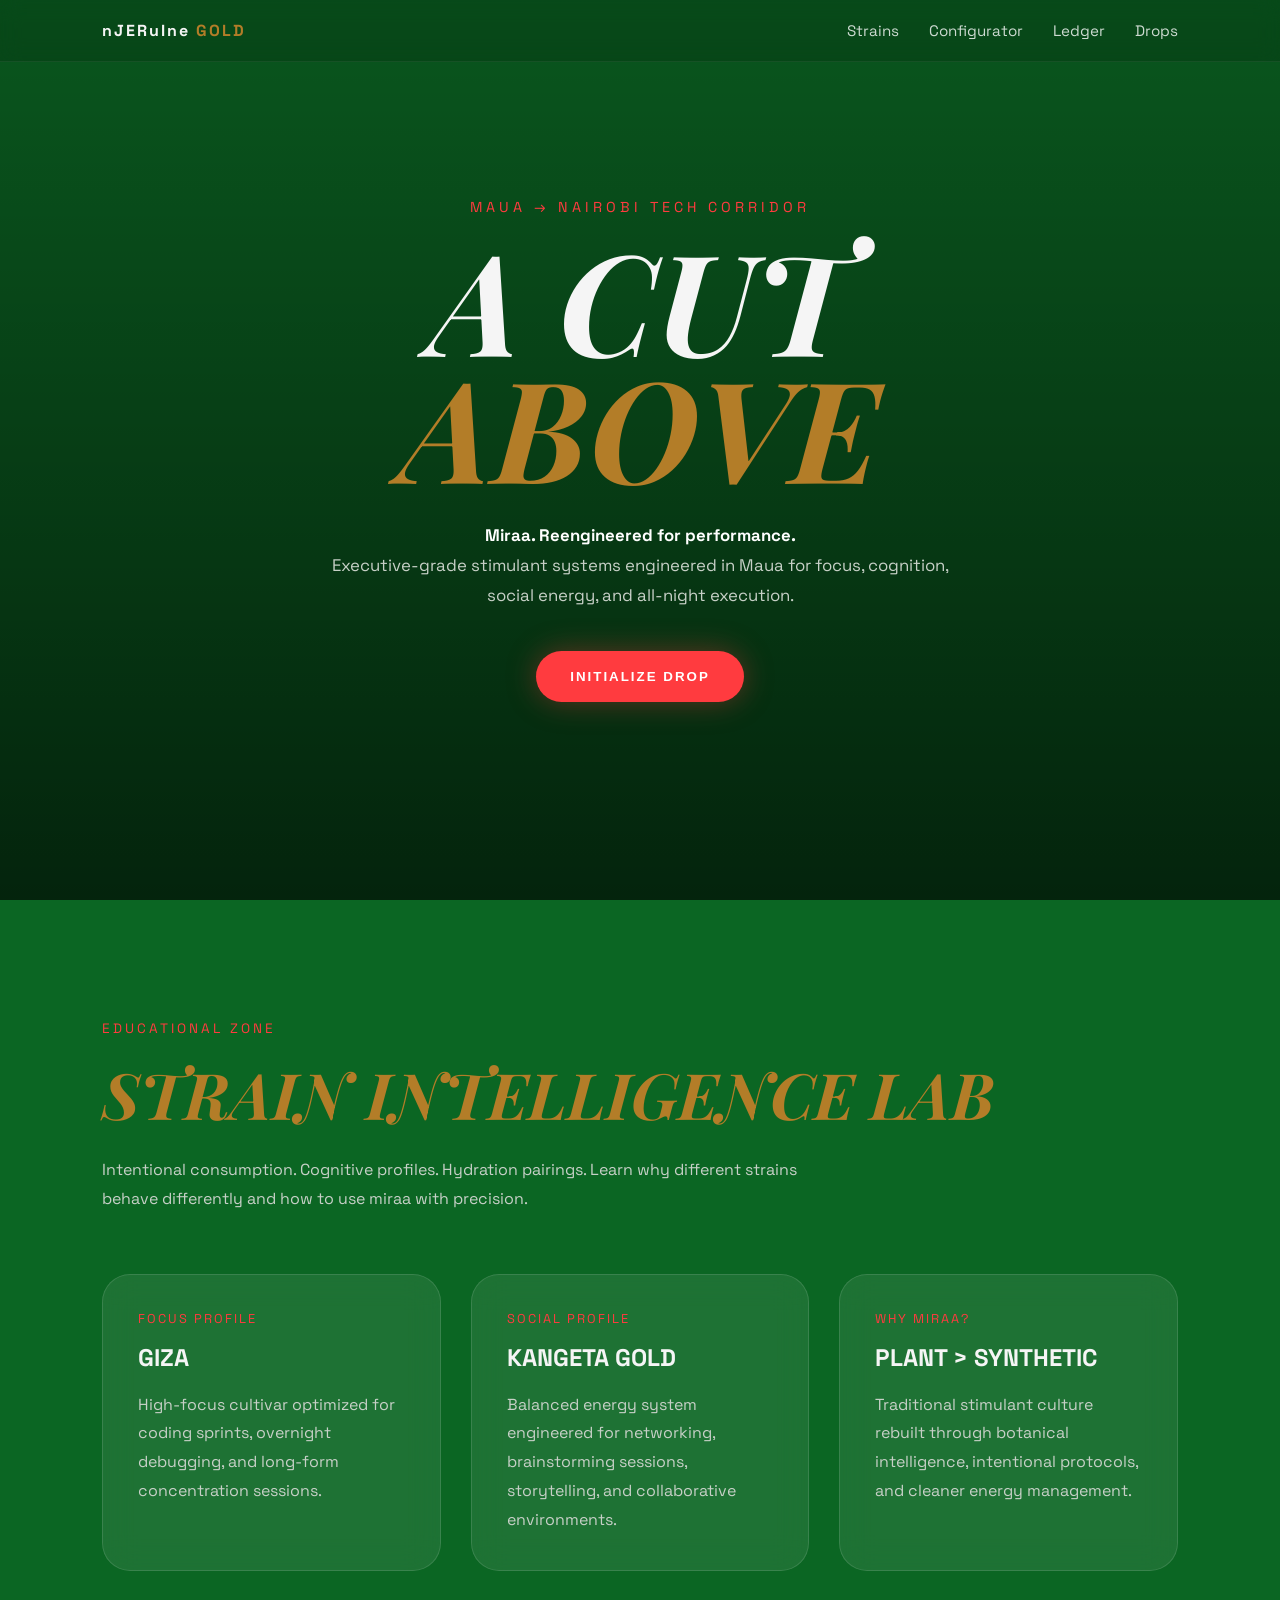
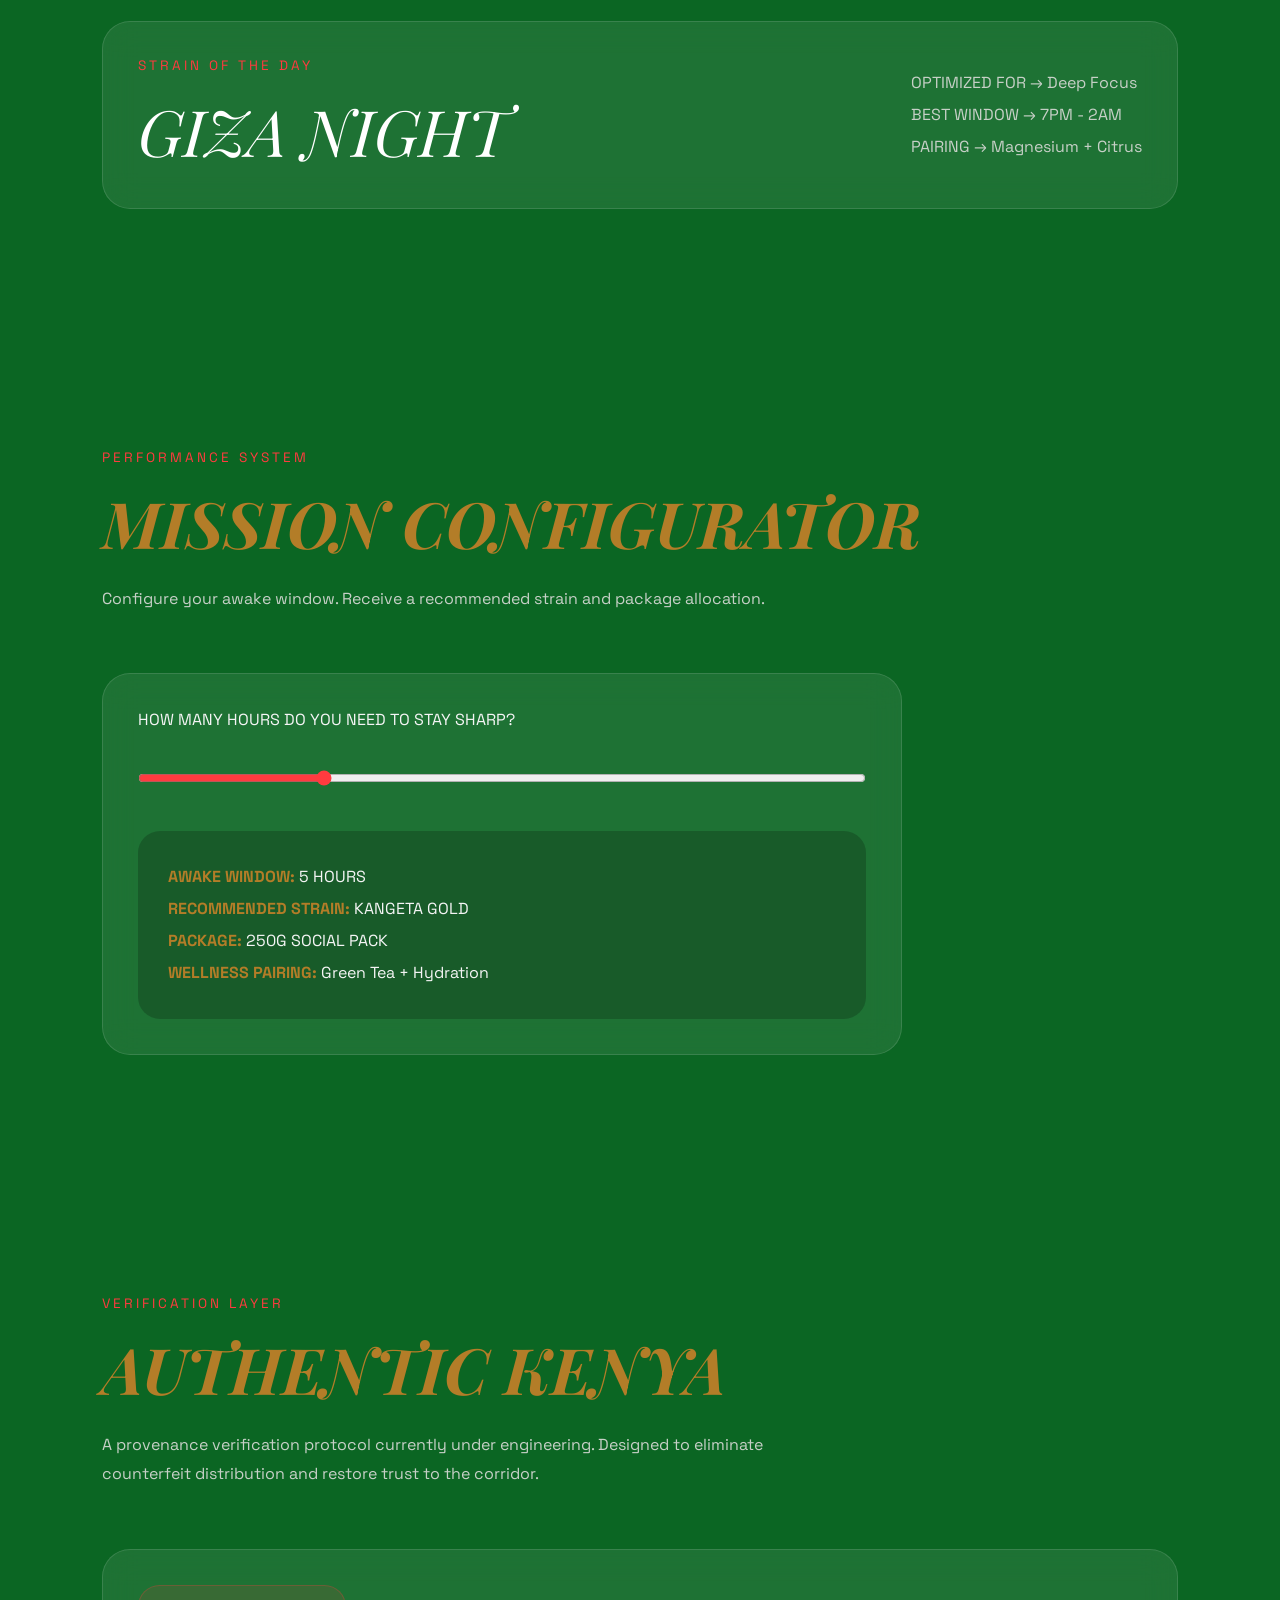
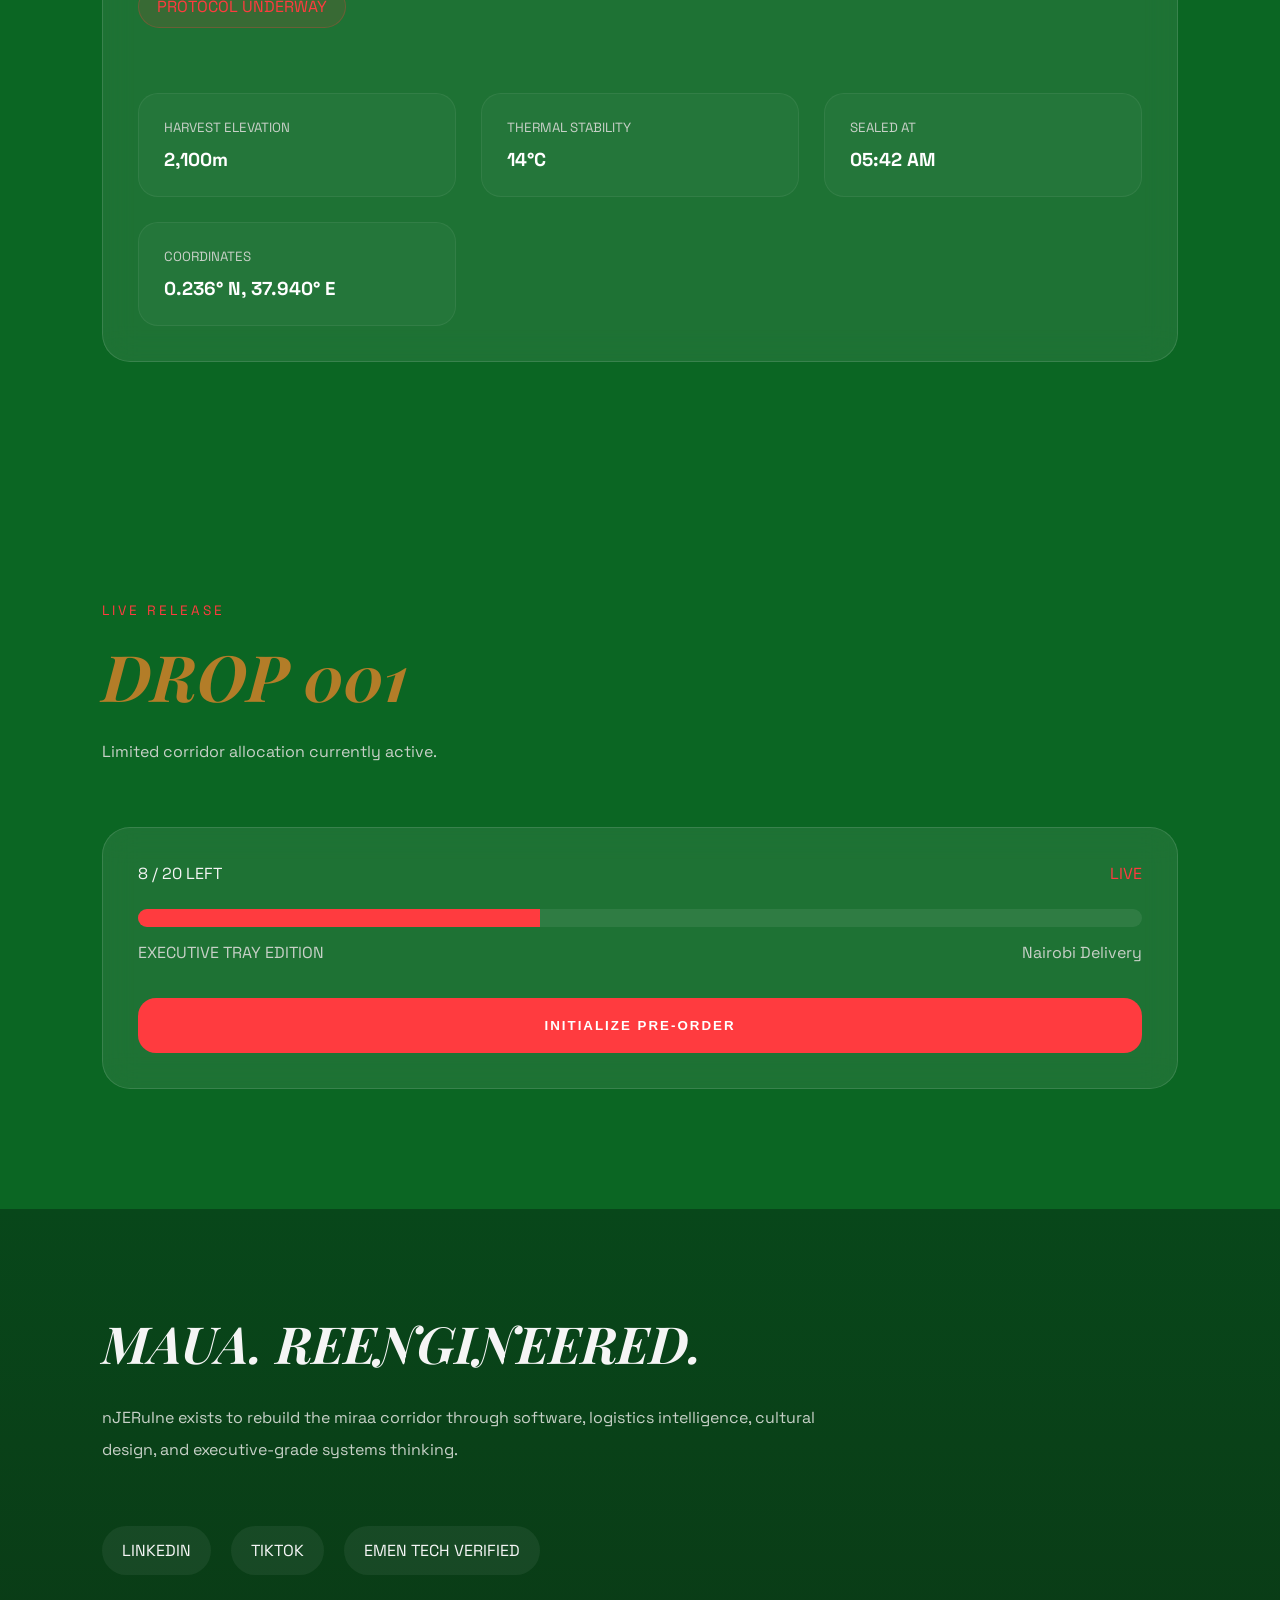
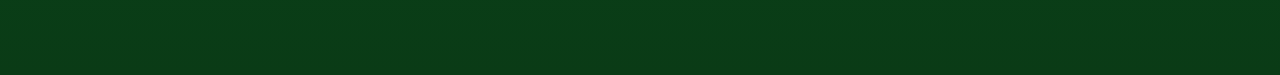
<file: gold1.html>
<!-- ========================= -->
<!-- nJERuIne Gold v2 -->
<!-- ========================= -->

<!DOCTYPE html>
<html lang="en">
<head>
<meta charset="UTF-8" />
<meta name="viewport" content="width=device-width, initial-scale=1.0"/>

<title>nJERuIne Gold — A CUT ABOVE</title>

<link rel="preconnect" href="https://fonts.googleapis.com">
<link rel="preconnect" href="https://fonts.gstatic.com" crossorigin>

<link href="https://fonts.googleapis.com/css2?family=Playfair+Display:wght@600;700;800&family=Space+Grotesk:wght@300;400;500;700&display=swap" rel="stylesheet">

<style>

:root{
  --green:#0B6623;
  --green-dark:#08471a;
  --red:#FF3B3F;
  --bronze:#B37D28;
  --white:#f5f5f5;
  --muted:#c7d0c7;

  --glass:rgba(255,255,255,0.08);
  --border:rgba(255,255,255,0.12);
}

*{
  margin:0;
  padding:0;
  box-sizing:border-box;
}

html{
  scroll-behavior:smooth;
}

body{
  background:var(--green);
  color:var(--white);
  font-family:'Space Grotesk', sans-serif;
  overflow-x:hidden;
}

/* ========================= */
/* HERO */
/* ========================= */

.hero{
  height:100vh;
  position:relative;
  overflow:hidden;
  display:flex;
  align-items:center;
  justify-content:center;
  text-align:center;
}

.hero video{
  position:absolute;
  width:100%;
  height:100%;
  object-fit:cover;
  filter:brightness(0.45);
}

.hero-overlay{
  position:absolute;
  inset:0;
  background:
  linear-gradient(
    to bottom,
    rgba(0,0,0,0.15),
    rgba(0,0,0,0.65)
  );
}

.hero-content{
  position:relative;
  z-index:2;
  width:min(900px, 90%);
}

.kicker{
  color:var(--red);
  letter-spacing:4px;
  text-transform:uppercase;
  margin-bottom:20px;
  font-size:0.9rem;
}

.hero h1{
  font-family:'Playfair Display', serif;
  font-style:italic;
  line-height:0.9;
  font-size:clamp(4rem, 11vw, 9rem);
}

.hero h1 span{
  color:var(--bronze);
}

.hero-sub{
  margin:30px auto;
  max-width:650px;
  color:var(--muted);
  line-height:1.8;
  font-size:1.05rem;
}

.hero-sub strong{
  color:white;
}

.hero-btn{
  margin-top:10px;
  border:none;
  background:var(--red);
  color:white;
  padding:18px 34px;
  border-radius:100px;
  font-weight:700;
  letter-spacing:2px;
  cursor:pointer;
  transition:0.3s ease;
  box-shadow:0 0 30px rgba(255,59,63,0.35);
}

.hero-btn:hover{
  transform:translateY(-4px);
}

/* ========================= */
/* NAVBAR */
/* ========================= */

.navbar{
  position:fixed;
  top:0;
  width:100%;
  padding:20px 8%;
  display:flex;
  justify-content:space-between;
  align-items:center;
  z-index:999;
  backdrop-filter:blur(10px);
  background:rgba(0,0,0,0.15);
  border-bottom:1px solid rgba(255,255,255,0.06);

  opacity:0;
  transform:translateY(-20px);

  animation:fadeNav 1s ease forwards;
  animation-delay:2.5s;
}

@keyframes fadeNav{
  to{
    opacity:1;
    transform:translateY(0);
  }
}

.logo{
  font-weight:700;
  letter-spacing:2px;
}

.logo span{
  color:var(--bronze);
}

.nav-links{
  display:flex;
  gap:30px;
}

.nav-links a{
  color:white;
  text-decoration:none;
  font-size:0.95rem;
  opacity:0.8;
  transition:0.3s;
}

.nav-links a:hover{
  opacity:1;
  color:var(--red);
}

/* ========================= */
/* GENERAL */
/* ========================= */

section{
  padding:120px 8%;
}

.section-kicker{
  color:var(--red);
  text-transform:uppercase;
  letter-spacing:3px;
  margin-bottom:14px;
  font-size:0.85rem;
}

.section-title{
  font-size:clamp(2.4rem, 5vw, 4rem);
  font-family:'Playfair Display', serif;
  font-style:italic;
  color:var(--bronze);
  margin-bottom:20px;
}

.section-sub{
  max-width:700px;
  color:var(--muted);
  line-height:1.8;
  margin-bottom:60px;
}

/* ========================= */
/* GLASS */
/* ========================= */

.glass{
  background:var(--glass);
  backdrop-filter:blur(16px);
  border:1px solid var(--border);
  border-radius:28px;
  padding:35px;
}

/* ========================= */
/* STRAIN LAB */
/* ========================= */

.lab-grid{
  display:grid;
  grid-template-columns:repeat(auto-fit,minmax(280px,1fr));
  gap:30px;
}

.lab-card{
  transition:0.3s ease;
}

.lab-card:hover{
  transform:translateY(-6px);
}

.lab-label{
  color:var(--red);
  font-size:0.8rem;
  letter-spacing:2px;
  margin-bottom:15px;
}

.lab-card h3{
  margin-bottom:18px;
  font-size:1.5rem;
}

.lab-card p{
  color:var(--muted);
  line-height:1.8;
}

.strain-day{
  margin-top:50px;
  display:flex;
  align-items:center;
  justify-content:space-between;
  gap:30px;
  flex-wrap:wrap;
}

.strain-tag{
  font-size:4rem;
  font-family:'Playfair Display', serif;
  font-style:italic;
  color:white;
}

.strain-meta{
  color:var(--muted);
  line-height:2;
}

/* ========================= */
/* CONFIGURATOR */
/* ========================= */

.configurator{
  max-width:800px;
}

.range-wrap{
  margin:40px 0;
}

input[type="range"]{
  width:100%;
  accent-color:var(--red);
}

.mission-output{
  margin-top:30px;
  background:rgba(0,0,0,0.2);
  border-radius:22px;
  padding:30px;
  line-height:2;
}

.mission-output strong{
  color:var(--bronze);
}

/* ========================= */
/* AUTHENTIC KENYA */
/* ========================= */

.ledger{
  position:relative;
  overflow:hidden;
}

.protocol-badge{
  display:inline-block;
  background:rgba(255,59,63,0.12);
  color:var(--red);
  padding:10px 18px;
  border-radius:100px;
  margin-bottom:25px;
  border:1px solid rgba(255,59,63,0.25);
}

.ledger-grid{
  display:grid;
  grid-template-columns:repeat(auto-fit,minmax(240px,1fr));
  gap:25px;
  margin-top:40px;
}

.ledger-item{
  padding:25px;
  border-radius:20px;
  background:rgba(255,255,255,0.03);
  border:1px solid rgba(255,255,255,0.06);
}

.ledger-item small{
  color:var(--muted);
  display:block;
  margin-bottom:12px;
}

.ledger-item h3{
  color:white;
}

/* ========================= */
/* DROP */
/* ========================= */

.drop-card{
  position:relative;
}

.drop-top{
  display:flex;
  justify-content:space-between;
  margin-bottom:25px;
}

.live{
  color:var(--red);
}

.progress{
  width:100%;
  height:18px;
  border-radius:100px;
  background:rgba(255,255,255,0.08);
  overflow:hidden;
}

.progress-bar{
  width:40%;
  height:100%;
  background:var(--red);
  animation:pulse 2s infinite;
}

@keyframes pulse{
  0%{opacity:0.8;}
  50%{opacity:1;}
  100%{opacity:0.8;}
}

.drop-bottom{
  display:flex;
  justify-content:space-between;
  margin-top:15px;
  color:var(--muted);
}

.drop-btn{
  width:100%;
  margin-top:35px;
  padding:20px;
  border:none;
  border-radius:18px;
  background:var(--red);
  color:white;
  font-weight:700;
  letter-spacing:2px;
  cursor:pointer;
}

/* ========================= */
/* FOOTER */
/* ========================= */

footer{
  padding:100px 8%;
  background:
  linear-gradient(
    to bottom,
    var(--green-dark),
    #0a3b16
  );
}

.manifesto{
  max-width:750px;
  margin-bottom:60px;
}

.manifesto h2{
  font-size:clamp(2rem,4vw,4rem);
  margin-bottom:25px;
  font-family:'Playfair Display', serif;
  font-style:italic;
}

.manifesto p{
  line-height:2;
  color:var(--muted);
}

.footer-links{
  display:flex;
  gap:20px;
  flex-wrap:wrap;
}

.footer-links div{
  padding:14px 20px;
  border-radius:100px;
  background:rgba(255,255,255,0.06);
}

/* ========================= */
/* MOBILE */
/* ========================= */

@media(max-width:768px){

  .nav-links{
    display:none;
  }

  section{
    padding:90px 7%;
  }

  .hero h1{
    font-size:4.5rem;
  }

}

</style>
</head>

<body>

<!-- ========================= -->
<!-- NAVBAR -->
<!-- ========================= -->

<nav class="navbar">

  <div class="logo">
    nJERuIne <span>GOLD</span>
  </div>

  <div class="nav-links">
    <a href="#">Strains</a>
    <a href="#">Configurator</a>
    <a href="#">Ledger</a>
    <a href="#">Drops</a>
  </div>

</nav>

<!-- ========================= -->
<!-- HERO -->
<!-- ========================= -->

<section class="hero">

  <video autoplay muted loop playsinline>
    <source src="https://cdn.coverr.co/videos/coverr-aerial-view-of-a-road-in-the-mountains-1565298515154?download=1080p" type="video/mp4">
  </video>

  <div class="hero-overlay"></div>

  <div class="hero-content">

    <div class="kicker">
      MAUA → NAIROBI TECH CORRIDOR
    </div>

    <h1>
      A CUT <br>
      <span>ABOVE</span>
    </h1>

    <p class="hero-sub">
      <strong>Miraa. Reengineered for performance.</strong><br>
      Executive-grade stimulant systems engineered in Maua for focus, cognition, social energy, and all-night execution.
    </p>

    <button class="hero-btn">
      INITIALIZE DROP
    </button>

  </div>

</section>

<!-- ========================= -->
<!-- INTELLIGENCE LAB -->
<!-- ========================= -->

<section>

  <div class="section-kicker">
    EDUCATIONAL ZONE
  </div>

  <h2 class="section-title">
    STRAIN INTELLIGENCE LAB
  </h2>

  <p class="section-sub">
    Intentional consumption. Cognitive profiles. Hydration pairings. Learn why different strains behave differently and how to use miraa with precision.
  </p>

  <div class="lab-grid">

    <div class="glass lab-card">

      <div class="lab-label">
        FOCUS PROFILE
      </div>

      <h3>GIZA</h3>

      <p>
        High-focus cultivar optimized for coding sprints, overnight debugging, and long-form concentration sessions.
      </p>

    </div>

    <div class="glass lab-card">

      <div class="lab-label">
        SOCIAL PROFILE
      </div>

      <h3>KANGETA GOLD</h3>

      <p>
        Balanced energy system engineered for networking, brainstorming sessions, storytelling, and collaborative environments.
      </p>

    </div>

    <div class="glass lab-card">

      <div class="lab-label">
        WHY MIRAA?
      </div>

      <h3>PLANT > SYNTHETIC</h3>

      <p>
        Traditional stimulant culture rebuilt through botanical intelligence, intentional protocols, and cleaner energy management.
      </p>

    </div>

  </div>

  <!-- STRAIN OF THE DAY -->

  <div class="glass strain-day">

    <div>
      <div class="section-kicker">
        STRAIN OF THE DAY
      </div>

      <div class="strain-tag">
        GIZA NIGHT
      </div>
    </div>

    <div class="strain-meta">
      OPTIMIZED FOR → Deep Focus <br>
      BEST WINDOW → 7PM - 2AM <br>
      PAIRING → Magnesium + Citrus
    </div>

  </div>

</section>

<!-- ========================= -->
<!-- CONFIGURATOR -->
<!-- ========================= -->

<section>

  <div class="section-kicker">
    PERFORMANCE SYSTEM
  </div>

  <h2 class="section-title">
    MISSION CONFIGURATOR
  </h2>

  <p class="section-sub">
    Configure your awake window. Receive a recommended strain and package allocation.
  </p>

  <div class="glass configurator">

    <label>
      HOW MANY HOURS DO YOU NEED TO STAY SHARP?
    </label>

    <div class="range-wrap">
      <input type="range" min="2" max="14" value="5" id="range">
    </div>

    <div class="mission-output" id="output"></div>

  </div>

</section>

<!-- ========================= -->
<!-- AUTHENTIC KENYA -->
<!-- ========================= -->

<section>

  <div class="section-kicker">
    VERIFICATION LAYER
  </div>

  <h2 class="section-title">
    AUTHENTIC KENYA
  </h2>

  <p class="section-sub">
    A provenance verification protocol currently under engineering. Designed to eliminate counterfeit distribution and restore trust to the corridor.
  </p>

  <div class="glass ledger">

    <div class="protocol-badge">
      PROTOCOL UNDERWAY
    </div>

    <div class="ledger-grid">

      <div class="ledger-item">
        <small>HARVEST ELEVATION</small>
        <h3>2,100m</h3>
      </div>

      <div class="ledger-item">
        <small>THERMAL STABILITY</small>
        <h3>14°C</h3>
      </div>

      <div class="ledger-item">
        <small>SEALED AT</small>
        <h3>05:42 AM</h3>
      </div>

      <div class="ledger-item">
        <small>COORDINATES</small>
        <h3>0.236° N, 37.940° E</h3>
      </div>

    </div>

  </div>

</section>

<!-- ========================= -->
<!-- DROP -->
<!-- ========================= -->

<section>

  <div class="section-kicker">
    LIVE RELEASE
  </div>

  <h2 class="section-title">
    DROP 001
  </h2>

  <p class="section-sub">
    Limited corridor allocation currently active.
  </p>

  <div class="glass drop-card">

    <div class="drop-top">
      <span>8 / 20 LEFT</span>
      <span class="live">LIVE</span>
    </div>

    <div class="progress">
      <div class="progress-bar"></div>
    </div>

    <div class="drop-bottom">
      <span>EXECUTIVE TRAY EDITION</span>
      <span>Nairobi Delivery</span>
    </div>

    <button class="drop-btn">
      INITIALIZE PRE-ORDER
    </button>

  </div>

</section>

<!-- ========================= -->
<!-- FOOTER -->
<!-- ========================= -->

<footer>

  <div class="manifesto">

    <h2>
      MAUA. REENGINEERED.
    </h2>

    <p>
      nJERuIne exists to rebuild the miraa corridor through software, logistics intelligence, cultural design, and executive-grade systems thinking.
    </p>

  </div>

  <div class="footer-links">
    <div>LINKEDIN</div>
    <div>TIKTOK</div>
    <div>EMEN TECH VERIFIED</div>
  </div>

</footer>

<script>

const range = document.getElementById("range");
const output = document.getElementById("output");

function updateMission(){

  const hrs = parseInt(range.value);

  let strain = "";
  let pack = "";
  let pairing = "";

  if(hrs <= 5){

    strain = "KANGETA GOLD";
    pack = "250G SOCIAL PACK";
    pairing = "Green Tea + Hydration";

  }

  else if(hrs <= 9){

    strain = "GIZA";
    pack = "500G EXECUTIVE PACK";
    pairing = "Magnesium + Citrus";

  }

  else{

    strain = "GIZA NIGHT";
    pack = "PREMIUM NIGHT SPRINT";
    pairing = "Electrolytes + Green Tea";

  }

  output.innerHTML = `
  
    <strong>AWAKE WINDOW:</strong> ${hrs} HOURS <br>

    <strong>RECOMMENDED STRAIN:</strong> ${strain} <br>

    <strong>PACKAGE:</strong> ${pack} <br>

    <strong>WELLNESS PAIRING:</strong> ${pairing}

  `;

}

updateMission();

range.addEventListener("input", updateMission);

</script>

</body>
</html>
</file>
